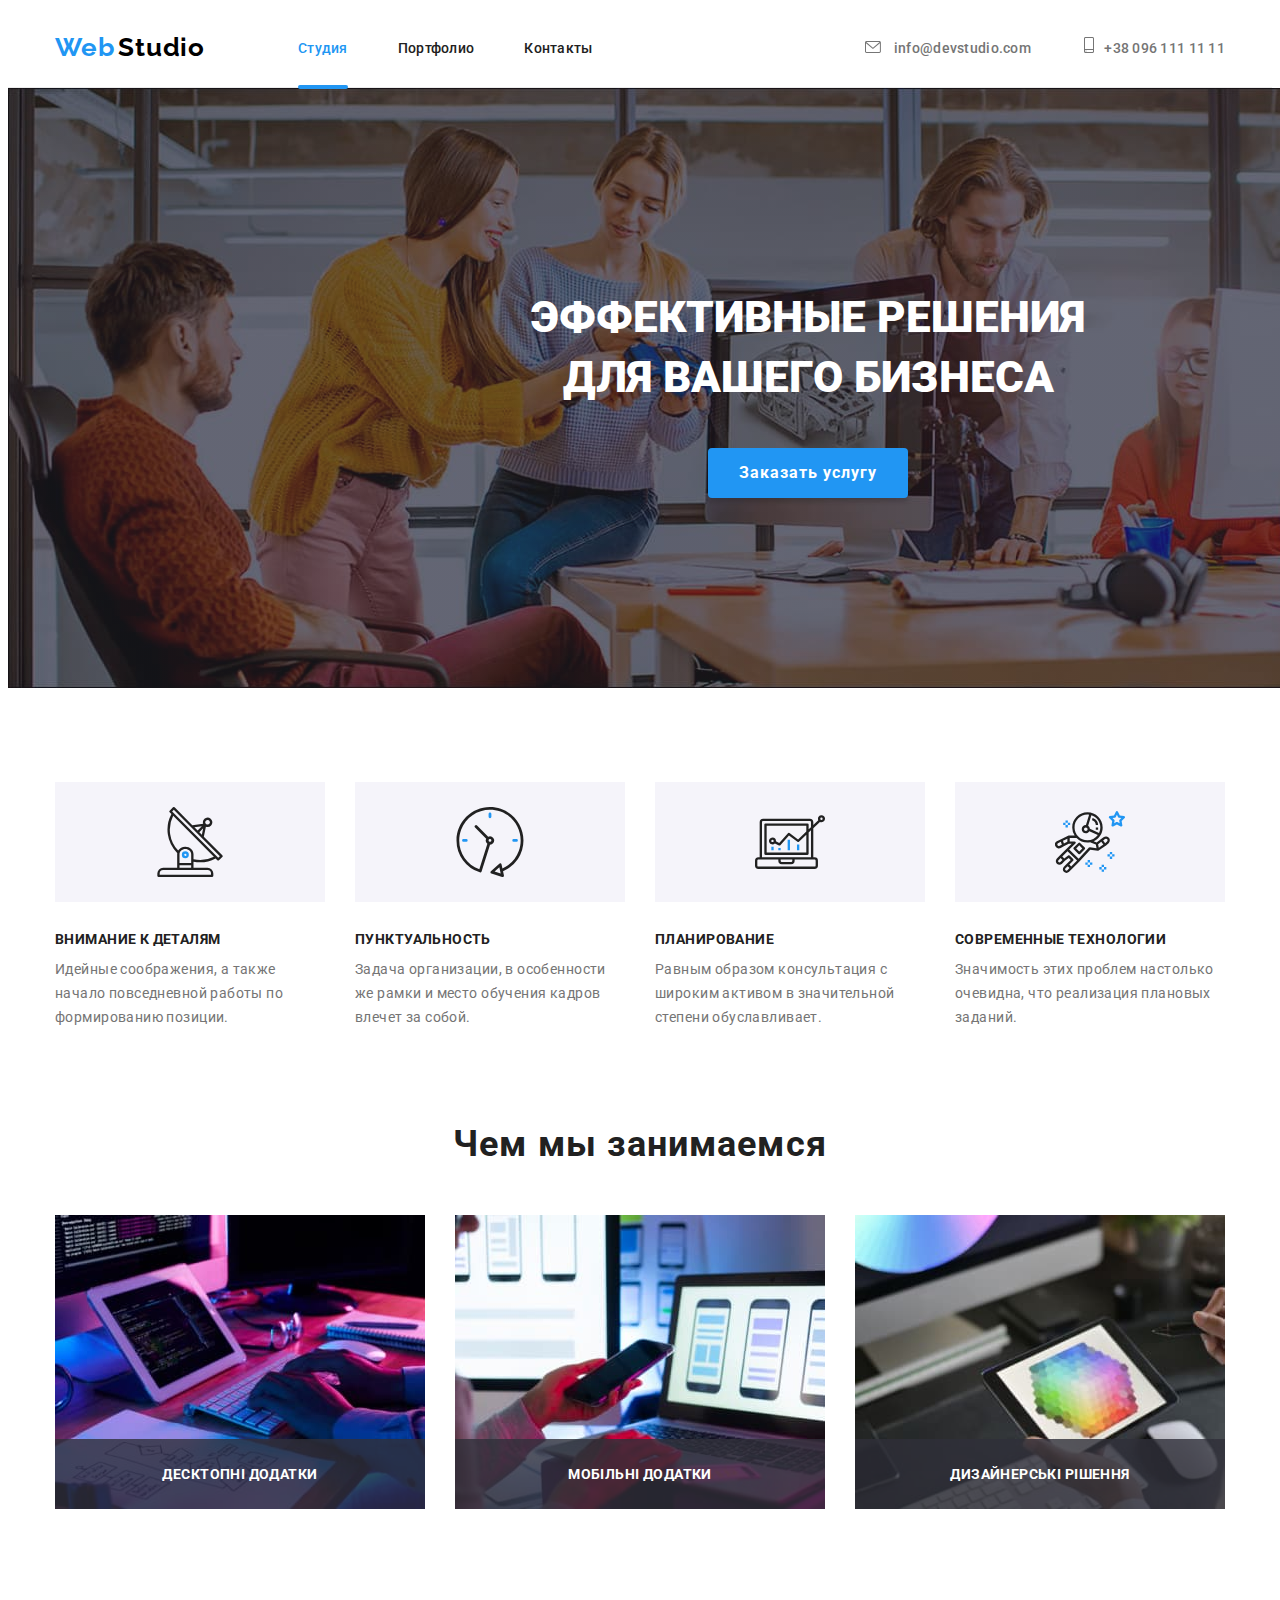
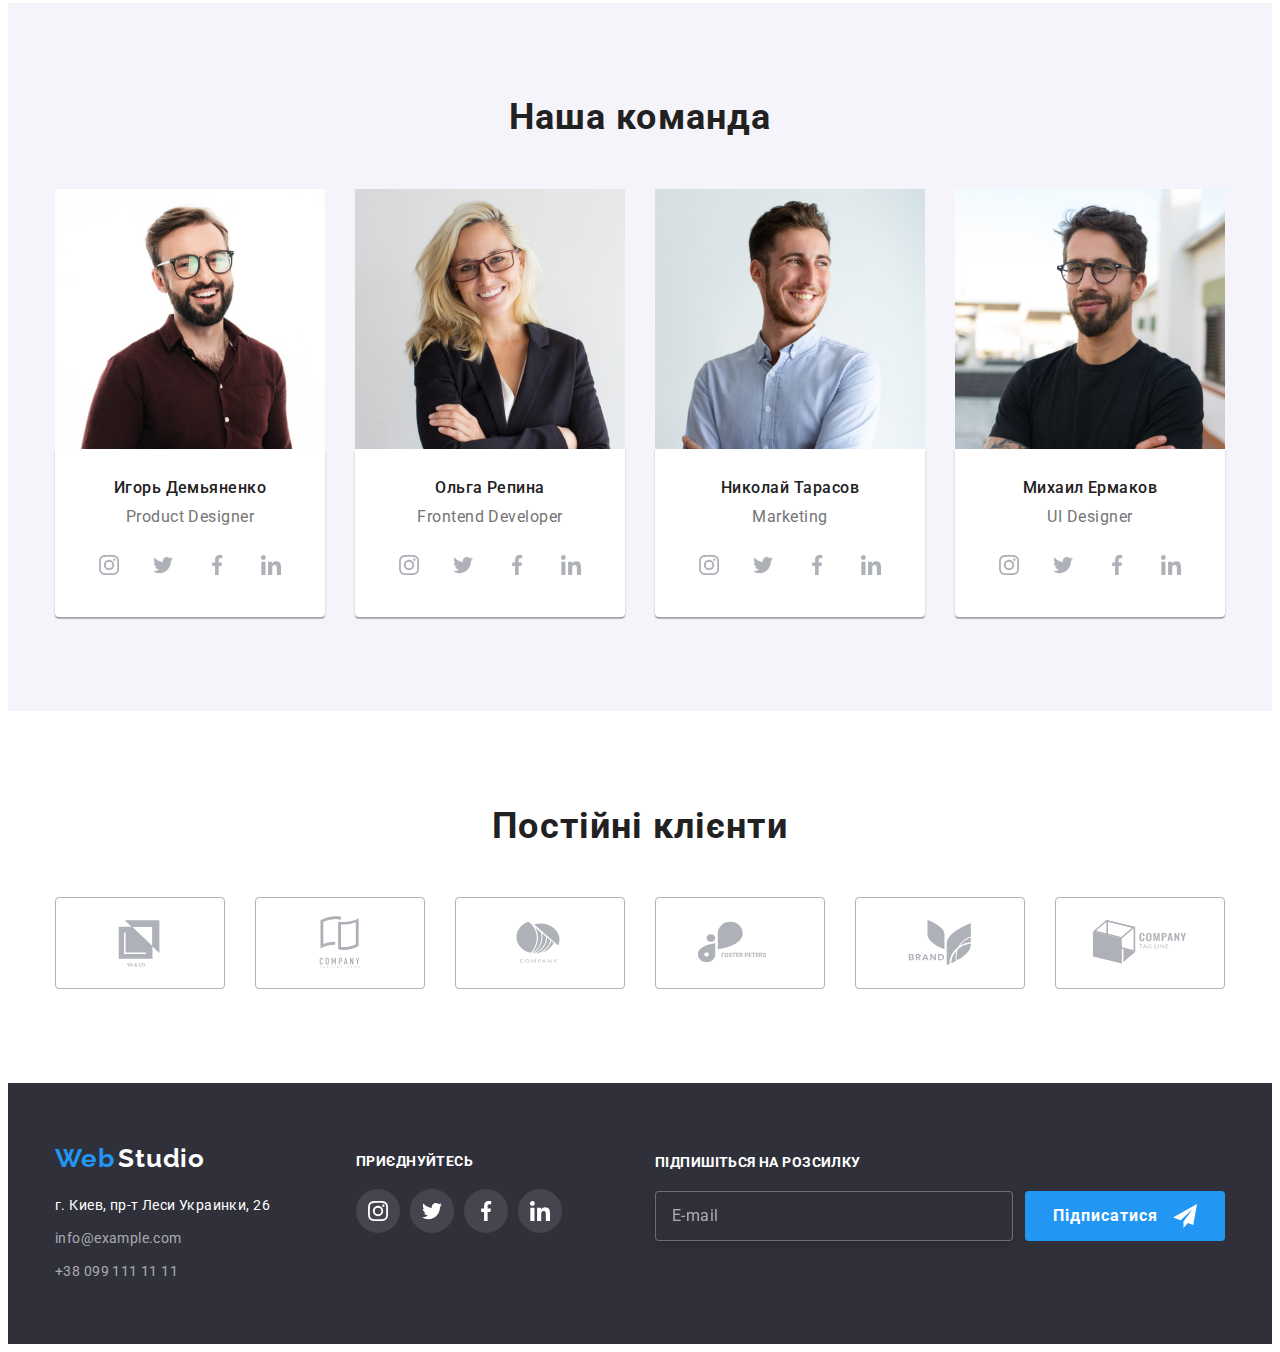
<file: index.html>
<!DOCTYPE html>
<html lang="en">
    <head>
        <meta charset="UTF-8">
        <meta http-equiv="X-UA-Compatible" content="IE=edge">
        <meta name="viewport" content="width=device-width, initial-scale=1.0">
        <link rel="preconnect" href="https://fonts.googleapis.com">
        <link rel="preconnect" href="https://fonts.gstatic.com" crossorigin>
        <link href="https://fonts.googleapis.com/css2?family=Raleway:wght@700&family=Roboto:wght@400;500;700;900&display=swap" rel="stylesheet">
        <link rel="stylesheet" 
            href="https://cdnjs.cloudflare.com/ajax/libs/modern-normalize/1.1.0/modern-normalize.min.css" 
            integrity="sha512-wpPYUAdjBVSE4KJnH1VR1HeZfpl1ub8YT/NKx4PuQ5NmX2tKuGu6U/JRp5y+Y8XG2tV+wKQpNHVUX03MfMFn9Q==" 
            crossorigin="anonymous" 
            referrerpolicy="no-referrer" />
        <link rel="stylesheet" href="./css/styles.css">
        <title>webstudio</title>
    </head>
    <body>
        <header class="header">
            <div class="container">
                <a href="./index.html" class="header-logo item">
                    <span class="logo-a">Web</span>
                    <span class="logo-b">Studio</span>
                </a>
                <nav>
                    <ul class="nav list">
                        <li><a href="./index.html" class="nav-link item emphasize">Студия</a></li>
                        <li><a href="./portfolio.html" class="nav-link item">Портфолио</a></li>
                        <li><a href="" class="nav-link item">Контакты</a></li>
                    </ul>
                </nav>
                <div class="flex-contact">
                    <a href="mailto:info@devstudio.com" class="mail-a item">
                        <svg class="mail-a-svg">
                            <use href="./img/symbol-defs.svg#icon-envelope" wigth="16" height="12"></use>
                        </svg> info@devstudio.com
                    </a>
                    <a href="tel:+380961111111" class="tel-a item">
                        <svg class="tel-a-svg" wigth="10" height="16">
                            <use href="./img/symbol-defs.svg#icon-smartphone"></use>
                        </svg>+38 096 111 11 11
                    </a>
                </div>
            </div>
        </header>
        <main>
            <section class="section-a">
                <div class="container">
                    <div class="main-heading-box">
                        <h1 class="main-heading">Эффективные решения для вашего бизнеса</h1>
                        <button type="button" class="btn border" data-modal-open>Заказать услугу</button> 
                    </div>  
                </div>
            </section>
            <section class="section-b">
                <div class="container">
                    <h2 class="visually-hidden">Quality</h2>
                    <ul class="section-b-text list">
                        <li class="section-b-item">
                            <div class="section-b-svg">
                                <svg class="section-b-icon">
                                    <use href="./img/benefits-defs.svg#icon-antenna"></use>
                                </svg>
                            </div>
                            <h3 class="section-b-subtitle">Внимание к деталям</h3>
                            <p class="section-b-desc">Идейные соображения, а также начало повседневной работы по формированию позиции.</p>
                        </li>
                        <li class="section-b-item">
                            <div class="section-b-svg">
                                <svg class="section-b-icon">
                                    <use href="./img/benefits-defs.svg#icon-clock"></use>
                                </svg>
                            </div>
                            <h3 class="section-b-subtitle">Пунктуальность</h3>
                            <p class="section-b-desc">Задача организации, в особенности же рамки и место обучения кадров влечет за собой.</p>
                        </li>
                        <li class="section-b-item">
                            <div class="section-b-svg">
                                <svg class="section-b-icon">
                                    <use href="./img/benefits-defs.svg#icon-diagram"></use>
                                </svg>
                            </div>
                            <h3 class="section-b-subtitle">Планирование</h3>
                            <p class="section-b-desc">Равным образом консультация с широким активом в значительной степени обуславливает.</p>
                        </li>
                        <li class="section-b-item">
                            <div class="section-b-svg">
                                <svg class="section-b-icon">
                                    <use href="./img/benefits-defs.svg#icon-astronaut"></use>
                                </svg>
                            </div>
                            <h3 class="section-b-subtitle">Современные технологии</h3>
                            <p class="section-b-desc">Значимость этих проблем настолько очевидна, что реализация плановых заданий.</p>
                        </li>
                    </ul>
                </div>
            </section>
            <section class="section-c">
                <div class="container">
                    <h2 class="section-c-heading">Чем мы занимаемся</h2>
                    <ul class="section-c-text list">
                        <li> 
                            <div class="section-c-slap">
                                <img src="./img/work-1.jpg" lang="en" alt="work" width="370" height="294"> 
                                <p class="section-c-slap-text">Десктопні додатки</p>
                            </div>
                        </li>
                        <li> 
                            <div class="section-c-slap">
                                <img src="./img/work-2.jpg" lang="en" alt="work" width="370" height="294"> 
                                <p class="section-c-slap-text">Мобільні додатки</p>
                            </div>
                        </li>
                        <li> 
                            <div class="section-c-slap">
                                <img src="./img/work-3.jpg" lang="en" alt="work" width="370" height="294"> 
                                <p class="section-c-slap-text">Дизайнерські рішення</p>
                            </div>
                        </li>
                    </ul>
                </div>
            </section>
            <section class="section-d">
                <div class="container">
                    <h2 class="section-d-heading">Наша команда</h2>
                    <ul class="section-d-text list">
                        <li class="section-d-li"><img src="./img/igor.jpg" lang="en" alt="igor" width="270" height="260">
                            <div class="section-d-seb-div">
                                <h3 class="section-d-subtitle">Игорь Демьяненко</h3>
                                <p class="section-d-desc">Product Designer</p>
                                <ul class="section-d-soc">
                                    <li class="section-d-soc-item list">
                                        <a href="" class="section-d-soc-link">
                                            <svg class="section-d-soc-icon" width="20" height="20">
                                                <use href="./img/symbol-defs.svg#icon-instagram"></use>
                                            </svg>
                                        </a>
                                    </li>
                                    <li class="section-d-soc-item list">
                                        <a href="" class="section-d-soc-link">
                                            <svg class="section-d-soc-icon" width="20" height="20">
                                                <use href="./img/symbol-defs.svg#icon-twitter"></use>
                                            </svg>
                                        </a>
                                    </li>
                                    <li class="section-d-soc-item list">
                                        <a href="" class="section-d-soc-link">
                                            <svg class="section-d-soc-icon" width="20" height="20">
                                                <use href="./img/symbol-defs.svg#icon-facebook"></use>
                                            </svg>
                                        </a>
                                    </li>
                                    <li class="section-d-soc-item list">
                                        <a href="" class="section-d-soc-link">
                                            <svg class="section-d-soc-icon" width="20" height="20">
                                                <use href="./img/symbol-defs.svg#icon-linkedin"></use>
                                            </svg>
                                        </a>
                                    </li>
                                </ul>
                            </div>
                        </li>
                        <li class="section-d-li"><img src="./img/olga.jpg" lang="en" alt="olga" width="270" height="260">
                            <div class="section-d-seb-div">
                                <h3 class="section-d-subtitle">Ольга Репина</h3>
                                <p class="section-d-desc">Frontend Developer</p>
                                <ul class="section-d-soc">
                                    <li class="section-d-soc-item list">
                                        <a href="" class="section-d-soc-link">
                                            <svg class="section-d-soc-icon" width="20" height="20">
                                                <use href="./img/symbol-defs.svg#icon-instagram"></use>
                                            </svg>
                                        </a>
                                    </li>
                                    <li class="section-d-soc-item list">
                                        <a href="" class="section-d-soc-link">
                                            <svg class="section-d-soc-icon" width="20" height="20">
                                                <use href="./img/symbol-defs.svg#icon-twitter"></use>
                                            </svg>
                                        </a>
                                    </li>
                                    <li class="section-d-soc-item list">
                                        <a href="" class="section-d-soc-link">
                                            <svg class="section-d-soc-icon" width="20" height="20">
                                                <use href="./img/symbol-defs.svg#icon-facebook"></use>
                                            </svg>
                                        </a>
                                    </li>
                                    <li class="section-d-soc-item list">
                                        <a href="" class="section-d-soc-link">
                                            <svg class="section-d-soc-icon" width="20" height="20">
                                                <use href="./img/symbol-defs.svg#icon-linkedin"></use>
                                            </svg>
                                        </a>
                                    </li>
                                </ul>
                            </div>
                        </li>
                        <li class="section-d-li"><img src="./img/nikolay.jpg" lang="en" alt="nikolay" width="270" height="260">
                            <div class="section-d-seb-div">
                                <h3 class="section-d-subtitle">Николай Тарасов</h3>
                                <p class="section-d-desc">Marketing</p>
                                <ul class="section-d-soc">
                                    <li class="section-d-soc-item list">
                                        <a href="" class="section-d-soc-link">
                                            <svg class="section-d-soc-icon" width="20" height="20">
                                                <use href="./img/symbol-defs.svg#icon-instagram"></use>
                                            </svg>
                                        </a>
                                    </li>
                                    <li class="section-d-soc-item list">
                                        <a href="" class="section-d-soc-link">
                                            <svg class="section-d-soc-icon" width="20" height="20">
                                                <use href="./img/symbol-defs.svg#icon-twitter"></use>
                                            </svg>
                                        </a>
                                    </li>
                                    <li class="section-d-soc-item list">
                                        <a href="" class="section-d-soc-link">
                                            <svg class="section-d-soc-icon" width="20" height="20">
                                                <use href="./img/symbol-defs.svg#icon-facebook"></use>
                                            </svg>
                                        </a>
                                    </li>
                                    <li class="section-d-soc-item list">
                                        <a href="" class="section-d-soc-link">
                                            <svg class="section-d-soc-icon" width="20" height="20">
                                                <use href="./img/symbol-defs.svg#icon-linkedin"></use>
                                            </svg>
                                        </a>
                                    </li>
                                </ul>
                            </div>
                        </li>
                        <li class="section-d-li"><img src="./img/mikhail.jpg" lang="en" alt="mikhail" width="270" height="260">
                            <div class="section-d-seb-div">
                                <h3 class="section-d-subtitle">Михаил Ермаков</h3>
                                <p class="section-d-desc">UI Designer</p>
                                <ul class="section-d-soc">
                                    <li class="section-d-soc-item list">
                                        <a href="" class="section-d-soc-link">
                                            <svg class="section-d-soc-icon" width="20" height="20">
                                                <use href="./img/symbol-defs.svg#icon-instagram"></use>
                                            </svg>
                                        </a>
                                    </li>
                                    <li class="section-d-soc-item list">
                                        <a href="" class="section-d-soc-link">
                                            <svg class="section-d-soc-icon" width="20" height="20">
                                                <use href="./img/symbol-defs.svg#icon-twitter"></use>
                                            </svg>
                                        </a>
                                    </li>
                                    <li class="section-d-soc-item list">
                                        <a href="" class="section-d-soc-link">
                                            <svg class="section-d-soc-icon" width="20" height="20">
                                                <use href="./img/symbol-defs.svg#icon-facebook"></use>
                                            </svg>
                                        </a>
                                    </li>
                                    <li class="section-d-soc-item list">
                                        <a href="" class="section-d-soc-link">
                                            <svg class="section-d-soc-icon" width="20" height="20">
                                                <use href="./img/symbol-defs.svg#icon-linkedin"></use>
                                            </svg>
                                        </a>
                                    </li>
                                </ul>
                            </div>
                        </li>
                    </ul>
                </div>
            </section>
            <section class="clients">
                <div class="container">
                    <h2 class="clients-head">Постійні клієнти</h2>
                    <ul class="clients-soc">
                        <li class="clients-soc-item list">
                            <a href="" class="clients-soc-link">
                                <svg class="clients-soc-icon" width="106" height="60">
                                    <use href="./img/clients-defs.svg#yaco"></use>
                                </svg>
                            </a>
                        </li>
                        <li class="clients-soc-item list">
                            <a href="" class="clients-soc-link">
                                <svg class="clients-soc-icon" width="106" height="60">
                                    <use href="./img/clients-defs.svg#company-tagline"></use>
                                </svg>
                            </a>
                        </li>
                        <li class="clients-soc-item list">
                            <a href="" class="clients-soc-link">
                                <svg class="clients-soc-icon" width="106" height="60">
                                    <use href="./img/clients-defs.svg#company"></use>
                                </svg>
                            </a>
                        </li>
                        <li class="clients-soc-item list">
                            <a href="" class="clients-soc-link">
                                <svg class="clients-soc-icon" width="106" height="60">
                                    <use href="./img/clients-defs.svg#foster-peters"></use>
                                </svg>
                            </a>
                        </li>
                        <li class="clients-soc-item list">
                            <a href="" class="clients-soc-link">
                                <svg class="clients-soc-icon" width="106" height="60">
                                    <use href="./img/clients-defs.svg#brand"></use>
                                </svg>
                            </a>
                        </li>
                        <li class="clients-soc-item list">
                            <a href="" class="clients-soc-link">
                                <svg class="clients-soc-icon" width="106" height="60">
                                    <use href="./img/clients-defs.svg#company-tag-line"></use>
                                </svg>
                            </a>
                        </li>
                    </ul>
                </div>
            </section>
        </main>
        <footer class="footer">
            <div class="container">
                <div class="footer-p">
                    <a href="./index.html" class="item">
                        <span class="logo-a-a">Web</span>
                        <span class="logo-b-b">Studio</span>
                    </a>
                    <address class="footer-address">
                        <a href="https://goo.gl/maps/YqqTpUevkr622uBYA" target="_blank" rel="noopener nofollow noreferrer" class="footer-link item">г. Киев, пр-т Леси Украинки, 26</a>
                        <ul class="footer-text list item">
                            <li class="a-mail-a"><a href="mailto:info@example.com" class="mail item">info@example.com</a></li>
                            <li class="a-tel-a"><a href="tel:+380991111111" class="tel item">+38 099 111 11 11</a></li>
                        </ul>
                    </address>
                </div>
                <div class="footer-soc">
                    <h3 class="footer-soc-head">приєднуйтесь</h3>
                    <ul class="soc-footer">
                        <li class="footer-soc-item list">
                            <a href="" class="footer-soc-link">
                                <svg class="footer-soc-icon" width="20" height="20">
                                    <use href="./img/symbol-defs.svg#icon-instagram"></use>
                                </svg>
                            </a>
                        </li>
                        <li class="footer-soc-item list">
                            <a href="" class="footer-soc-link">
                                <svg class="footer-soc-icon" width="20" height="20">
                                    <use href="./img/symbol-defs.svg#icon-twitter"></use>
                                </svg>
                            </a>
                        </li>
                        <li class="footer-soc-item list">
                            <a href="" class="footer-soc-link">
                                <svg class="footer-soc-icon" width="20" height="20">
                                    <use href="./img/symbol-defs.svg#icon-facebook"></use>
                                </svg>
                            </a>
                        </li>
                        <li class="footer-soc-item list">
                            <a href="" class="footer-soc-link">
                                <svg class="footer-soc-icon" width="20" height="20">
                                    <use href="./img/symbol-defs.svg#icon-linkedin"></use>
                                </svg>
                            </a>
                        </li>
                    </ul>
                </div> 
                <div class="mailing">
                    <h2 class="footer-mailing">Підпишіться на розсилку</h2>
                    <div class="mailing-btn-input">
                        <input type="text"
                            class="mailing-input"
                            placeholder="E-mail">
                        <button type="button" class="mailing-btn border ">Підписатися
                            <svg class="button-svg" width="24" height="24">
                                <use href="./img/symbol-defs.svg#icon-icon-send"></use>
                            </svg>
                        </button>
                    </div>
                </div>
            </div>
        </footer>
        <div class="backdrop is-hidden" data-modal>
            <div class="modal">
                <div class="modal-close">
                    <button type="button" class="close border" data-modal-close>
                        <svg class="modal-svg" width="30" height="30">
                            <use href="./img/symbol-defs.svg#icon-close"></use>
                        </svg>
                    </button>
                </div>
                <h2 class="modal-title">Залиште свої дані, ми вам передзвонимо</h2>
                <form class="modal-form">
                    <section class="modal-section">
                        <ul>
                            <li class="modal-info-item list">
                                <label for="" class="modal-label">Ім'я</label>
                                <div class="input-svg-wrap">
                                    <input type="text" class="modal-input" name="name">
                                    <svg class="input-svg" width="18" height="18">
                                        <use href="./img/symbol-defs.svg#icon-person-black"></use>
                                    </svg>
                                </div>
                            </li>
                            <li class="modal-info-item list">
                                <label for="" class="modal-label">Телефон</label>
                                <div class="input-svg-wrap">
                                    <input type="tel" class="modal-input" name="phone" maxlength="13" required>
                                    <svg class="input-svg" width="18" height="18">
                                        <use href="./img/symbol-defs.svg#icon-phone-black"></use>
                                    </svg>
                                </div>
                            </li>
                            <li class="modal-info-item list">
                                <label for="" class="modal-label">Пошта</label>
                                <div class="input-svg-wrap">
                                    <input type="email" class="modal-input" name="email">
                                    <svg class="input-svg" width="18" height="18">
                                        <use href="./img/symbol-defs.svg#icon-email-black"></use>
                                    </svg>
                                </div>
                            </li>
                        </ul>
                        <label for="modal-area-com" class="modal-label-area">Коментар</label>
                        <textarea name="commentar" id="modal-area-com" class="modal-area-com" placeholder="Введіть текст"></textarea>
                        <div class="check-box">
                            <input type="checkbox" name="user-treaty" value="true" class="input-check visually-hidden" id="user-treaty">
                            <label for="user-treaty" class="label-check">
                                <span>
                                    <svg class="check-svg" width="16" height="15">
                                        <use href="./img/symbol-defs.svg#icon-check"></use>
                                    </svg>
                                </span> Погоджуюся з розсилкою та приймаю<a class="contract-term"> Умови договору</a>
                            </label>
                        </div>
                        <button type="submit" class="modal-btn border">Відправити</button>
                    </section>
                </form>
            </div>
        </div>
        <script src="./js/modal.js"></script>
    </body>
</html>
</file>
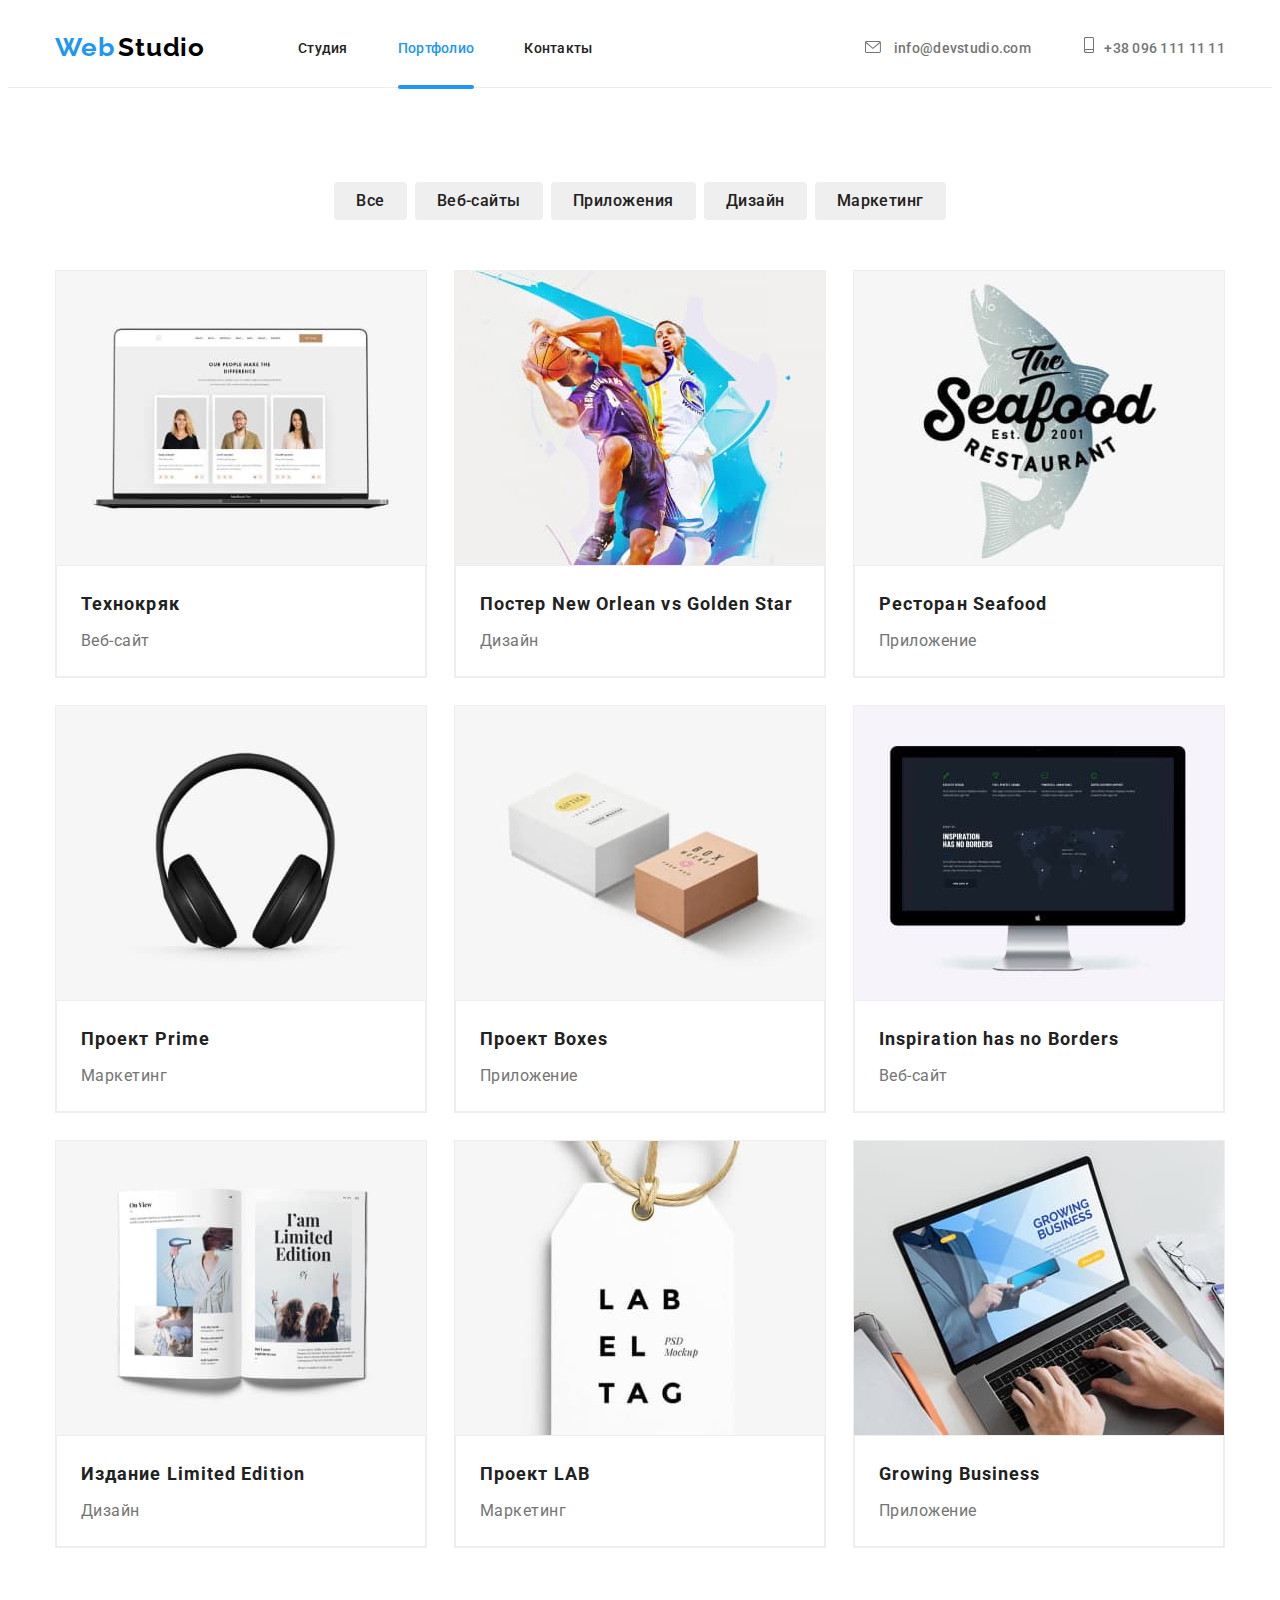
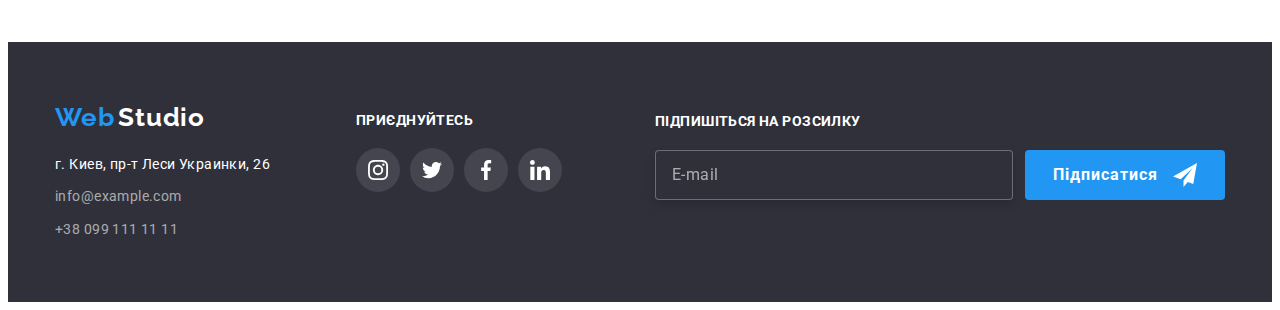
<file: portfolio.html>
<!DOCTYPE html>
<html lang="en">
<head>
    <meta charset="UTF-8">
    <meta http-equiv="X-UA-Compatible" content="IE=edge">
    <meta name="viewport" content="width=device-width, initial-scale=1.0">
    <link rel="preconnect" href="https://fonts.googleapis.com">
    <link rel="preconnect" href="https://fonts.gstatic.com" crossorigin>
    <link href="https://fonts.googleapis.com/css2?family=Raleway:wght@700&family=Roboto:wght@400;500;700;900&display=swap" rel="stylesheet">
    <link rel="stylesheet" href="https://cdnjs.cloudflare.com/ajax/libs/modern-normalize/1.1.0/modern-normalize.min.css" integrity="sha512-wpPYUAdjBVSE4KJnH1VR1HeZfpl1ub8YT/NKx4PuQ5NmX2tKuGu6U/JRp5y+Y8XG2tV+wKQpNHVUX03MfMFn9Q==" crossorigin="anonymous" referrerpolicy="no-referrer" />
    <link rel="stylesheet" href="./css/styles.css">
    <title>portfolio</title>
</head>
<body>
    <header class="header">
        <div class="container">
            <a href="./index.html" class="header-logo item">
                <span class="logo-a">Web</span>
                <span class="logo-b">Studio</span>
            </a>
            <nav>
                <ul class="nav list">
                    <li><a href="./index.html" class="nav-link item">Студия</a></li>
                    <li><a href="./portfolio.html" class="nav-link item emphasize">Портфолио</a></li>
                    <li><a href="" class="nav-link item">Контакты</a></li>
                </ul>
            </nav>
            <div class="flex-contact">
                <a href="mailto:info@devstudio.com" class="mail-a item">
                    <svg class="mail-a-svg">
                        <use href="./img/symbol-defs.svg#icon-envelope" width="16" height="12"></use>
                    </svg> info@devstudio.com
                </a>
                <a href="tel:+380961111111" class="tel-a item">
                    <svg class="tel-a-svg" width="10" height="16">
                        <use href="./img/symbol-defs.svg#icon-smartphone"></use>
                    </svg>+38 096 111 11 11
                </a>
            </div>
        </div>
    </header>
    <main>
        <section class="section-img">
            <div class="container">
                <ul class="section-nav-text list">
                    <li><button type="button" class="btn-title border">Все</button></li>
                    <li><button type="button" class="btn-title border">Веб-сайты</button></li>
                    <li><button type="button" class="btn-title border">Приложения</button></li>
                    <li><button type="button" class="btn-title border">Дизайн</button></li>
                    <li><button type="button" class="btn-title border">Маркетинг</button></li>
                </ul>
                <ul class="section-img-text list">
                    <li class="portfolio-hover">
                        <a href="" class="portfolio-hover-link item">
                            <div class="portfolio-slap">
                                <img src="./img/technoquack.jpg" lang="en" alt="bulletin board" width="370" height="294" class="portfolio-img">
                                <p class="hover-slap">
                                    Ресурс пропонує комплексні пропозиції з різним рівнем функціоналу та сервісів. Все це дозволить відвідувачу отримати вичерпні відомості про компанію чи приватну особу.
                                </p>
                            </div>
                            <div class="section-text-block">
                                <h3 class="icon-box">Технокряк</h3>
                                <p class="box-p">Веб-сайт</p>
                            </div>
                        </a>
                    </li>
                    <li class="portfolio-hover">
                        <a href="" class="item">
                            <div class="portfolio-slap">
                                <img src="./img/poster.jpg" lang="en" alt="poster" width="370" height="294" class="portfolio-img">
                                <p class="hover-slap">
                                    Ресурс пропонує комплексні пропозиції з різним рівнем функціоналу та сервісів. Все це дозволить відвідувачу отримати вичерпні відомості про компанію чи приватну особу.
                                </p>
                            </div>
                            
                            <div class="section-text-block">
                                <h3 class="icon-box">Постер New Orlean vs Golden Star</h3>
                                <p class="box-p">Дизайн</p>
                            </div>
                        </a>
                    </li>
                    <li class="portfolio-hover">
                        <a href="" class="item">
                            <div class="portfolio-slap">
                                <img src="./img/seafood.jpg" lang="en" alt="restaurant" width="370" height="294" class="portfolio-img">
                                <p class="hover-slap">
                                    Ресурс пропонує комплексні пропозиції з різним рівнем функціоналу та сервісів. Все це дозволить відвідувачу отримати вичерпні відомості про компанію чи приватну особу.
                                </p>
                            </div>
                            
                            <div class="section-text-block">
                                <h3 class="icon-box">Ресторан Seafood</h3>
                                <p class="box-p">Приложение</p>
                            </div>
                        </a>
                    </li>
                    <li class="portfolio-hover">
                        <a href="" class="item">
                            <div class="portfolio-slap">
                                <img src="./img/prime.jpg" lang="en" alt="headphones" width="370" height="294" class="portfolio-img">
                                <p class="hover-slap">
                                    Ресурс пропонує комплексні пропозиції з різним рівнем функціоналу та сервісів. Все це дозволить відвідувачу отримати вичерпні відомості про компанію чи приватну особу.
                                </p>
                            </div>
                            
                            <div class="section-text-block">
                                <h3 class="icon-box">Проект Prime</h3>
                                <p class="box-p">Маркетинг</p>
                            </div>
                        </a>
                    </li>
                    <li class="portfolio-hover">
                        <a href="" class="item">
                            <div class="portfolio-slap">
                                <img src="./img/boxes.jpg" lang="en" alt="boxes" width="370" height="294" class="portfolio-img">
                                <p class="hover-slap">
                                    Ресурс пропонує комплексні пропозиції з різним рівнем функціоналу та сервісів. Все це дозволить відвідувачу отримати вичерпні відомості про компанію чи приватну особу.
                                </p>
                            </div>
                            
                            <div class="section-text-block">
                                <h3 class="icon-box">Проект Boxes</h3>
                                <p class="box-p">Приложение</p>
                            </div>
                        </a>
                    </li>
                    <li class="portfolio-hover">
                        <a href="" class="item">
                            <div class="portfolio-slap">
                                <img src="./img/inspiration.jpg" lang="en" alt="inspiration has no borders" width="370" height="294" class="portfolio-img">
                                <p class="hover-slap">
                                    Ресурс пропонує комплексні пропозиції з різним рівнем функціоналу та сервісів. Все це дозволить відвідувачу отримати вичерпні відомості про компанію чи приватну особу.
                                </p>
                            </div>
                            
                            <div class="section-text-block">
                                <h3 class="icon-box">Inspiration has no Borders</h3>
                                <p class="box-p">Веб-сайт</p>
                            </div>
                        </a>
                    </li>
                    <li class="portfolio-hover">
                        <a href="" class="item">
                            <div class="portfolio-slap">
                                <img src="./img/limited-edition.jpg" lang="en" alt="book" width="370" height="294" class="portfolio-img">
                                <p class="hover-slap">
                                    Ресурс пропонує комплексні пропозиції з різним рівнем функціоналу та сервісів. Все це дозволить відвідувачу отримати вичерпні відомості про компанію чи приватну особу.
                                </p>
                            </div>
                            
                            <div class="section-text-block">
                                <h3 class="icon-box">Издание Limited Edition</h3>
                                <p class="box-p">Дизайн</p>
                            </div>
                        </a>
                    </li>
                    <li class="portfolio-hover">
                        <a href="" class="item">
                            <div class="portfolio-slap">
                                <img src="./img/lab.jpg" lang="en" alt="project lab" width="370" height="294" class="portfolio-img">
                                <p class="hover-slap">
                                    Ресурс пропонує комплексні пропозиції з різним рівнем функціоналу та сервісів. Все це дозволить відвідувачу отримати вичерпні відомості про компанію чи приватну особу.
                                </p>
                            </div>
                            
                            <div class="section-text-block">
                                <h3 class="icon-box">Проект LAB</h3>
                                <p class="box-p">Маркетинг</p>
                            </div>
                        </a>
                    </li>
                    <li class="portfolio-hover">
                        <a href="" class="item">
                            <div class="portfolio-slap">
                                <img src="./img/growing-business.jpg" lang="en" alt="growing business" width="370" height="294" class="portfolio-img">
                                <p class="hover-slap">
                                    Ресурс пропонує комплексні пропозиції з різним рівнем функціоналу та сервісів. Все це дозволить відвідувачу отримати вичерпні відомості про компанію чи приватну особу.
                                </p>
                            </div>
                            
                            <div class="section-text-block">
                                <h3 class="icon-box">Growing Business</h3>
                                <p class="box-p">Приложение</p>
                            </div>
                        </a>
                    </li>
                </ul>
            </div>
        </section>
    </main>
    <footer class="footer">
            <div class="container">
                <div class="footer-p">
                    <a href="./index.html" class="item">
                        <span class="logo-a-a">Web</span>
                        <span class="logo-b-b">Studio</span>
                    </a>
                    <address class="footer-address">
                        <a href="https://goo.gl/maps/YqqTpUevkr622uBYA" target="_blank" rel="noopener nofollow noreferrer" class="footer-link item">г. Киев, пр-т Леси Украинки, 26</a>
                        <ul class="footer-text list item">
                            <li class="a-mail-a"><a href="mailto:info@example.com" class="mail item">info@example.com</a></li>
                            <li class="a-tel-a"><a href="tel:+380991111111" class="tel item">+38 099 111 11 11</a></li>
                        </ul>
                    </address>
                </div>
                <div class="footer-soc">
                    <h3 class="footer-soc-head">приєднуйтесь</h3>
                    <ul class="soc-footer">
                        <li class="footer-soc-item list">
                            <a href="" class="footer-soc-link">
                                <svg class="footer-soc-icon" width="20" height="20">
                                    <use href="./img/symbol-defs.svg#icon-instagram"></use>
                                </svg>
                            </a>
                        </li>
                        <li class="footer-soc-item list">
                            <a href="" class="footer-soc-link">
                                <svg class="footer-soc-icon" width="20" height="20">
                                    <use href="./img/symbol-defs.svg#icon-twitter"></use>
                                </svg>
                            </a>
                        </li>
                        <li class="footer-soc-item list">
                            <a href="" class="footer-soc-link">
                                <svg class="footer-soc-icon" width="20" height="20">
                                    <use href="./img/symbol-defs.svg#icon-facebook"></use>
                                </svg>
                            </a>
                        </li>
                        <li class="footer-soc-item list">
                            <a href="" class="footer-soc-link">
                                <svg class="footer-soc-icon" width="20" height="20">
                                    <use href="./img/symbol-defs.svg#icon-linkedin"></use>
                                </svg>
                            </a>
                        </li>
                    </ul>
                </div> 
                <div class="mailing">
                    <h2 class="footer-mailing">Підпишіться на розсилку</h2>
                    <div class="mailing-btn-input">
                        <input type="text"
                            class="mailing-input"
                            placeholder="E-mail">
                        <button type="button" class="mailing-btn border ">Підписатися
                            <svg class="button-svg" width="24" height="24">
                                <use href="./img/symbol-defs.svg#icon-icon-send"></use>
                            </svg>
                        </button>
                    </div>
                </div>
            </div>
        </footer>
    </body>
</html>
</file>
<file: css/styles.css>
:root {
    --main-color-text: #757575;
    --typical-lh: 1.19;
    --main-nav-lh: 1.14;
    --typical-link-lh: 1.71;
    --icon-color-svg: #2196F3;
}

body {
    font-family: 'Roboto', sans-serif;
    color: #212121;
}

* {
    box-sizing: border-box;
}

p, 
h1, 
h2, 
h3, 
h4, 
h5, 
h6 {
    margin: 0;
}

ul {
    margin: 0;
    padding: 0;
}

.list {
    list-style: none;
}

.item {
    text-decoration: none;
}

.border {
    border: none;
    cursor: pointer;
}

img {
    display: block;
}

.header .container {
    display: flex;
    padding-top: 24px;
    padding-bottom: 24px;
    align-items: center;
}

.container {
    width: 1200px;
    padding: 0 15px;
    margin: 0 auto;
    
}

/* -----------========HEADER=======------------- */

.header {
    border-bottom: 1px solid #ececec;
}

.logo-a,
.logo-a-a {
    font-family: 'Raleway';
    font-weight: 700;
    font-size: 26px;
    line-height: var(--typical-lh);
    letter-spacing: 0.03em;
    color: #2196F3;
}
.logo-b {  
    font-family: 'Raleway';
    font-weight: 700;
    font-size: 26px;
    line-height: var(--typical-lh);
    letter-spacing: 0.03em;
    color: #000000;
}
.logo-b-b {
    font-family: 'Raleway';
    font-weight: 700;
    font-size: 26px;
    line-height: var(--typical-lh);
    letter-spacing: 0.03em;
    color: #FFFFFF;
}

.header-logo {
    margin-right: 93px;
}

.nav {
    display: flex;
    column-gap: 50px;
}

.flex-contact {
    margin-left: auto;
}

.nav-link {
    font-style: normal;
    font-weight: 500;
    font-size: 14px;
    line-height: var(--main-nav-lh);
    letter-spacing: 0.02em;
    color: #212121;
    position: relative;
    transition-duration: 250ms;
    transition-timing-function: cubic-bezier(0.4, 0, 0.2, 1);
}

.emphasize {
    color: #2196F3;
}

.nav-link.emphasize::after {
    content: '';
    display: block;
    width: 100%;
    height: 4px;
    background-color: #2196F3;
    border-radius: 2px;

    position: absolute;
    bottom: -33px;
    left: 0;
}

.mail-a:hover, 
.tel-a:hover, 
.nav-link:hover {
    color: #2196F3;
}

.mail-a:focus, 
.tel-a:focus, 
.nav-link:focus {
    color: #2196F3;
}

.mail {
    font-family: 'Roboto';
    font-weight: 400;
    font-style: normal;
    font-size: 14px;
    line-height: 1.71;
    letter-spacing: 0.03em;
    color: rgba(255, 255, 255, 0.6);
    
}
.tel {
    font-family: 'Roboto';
    font-weight: 400;
    font-style: normal;
    font-size: 14px;
    line-height: 1.71;
    letter-spacing: 0.03em;
    color: rgba(255, 255, 255, 0.6);
    
}

.mail-a {
    font-family: 'Roboto';
    font-weight: 500;
    font-size: 14px;
    line-height: 1.14;
    letter-spacing: 0.02em;
    color: #757575;
    transition-duration: 250ms;
    transition-timing-function: cubic-bezier(0.4, 0, 0.2, 1);
}

.mail-a-svg {
    max-width: 16px;
    max-height: 12px;
    margin-right: 10px;
    fill: currentColor;
    transition-duration: 250ms;
    transition-timing-function: cubic-bezier(0.4, 0, 0.2, 1);
}

.mail-a-svg:hover,
.mail-a-svg:focus {
    fill: currentColor;
}

.tel-a {
    font-family: 'Roboto';
    font-weight: 500;
    font-size: 14px;
    line-height: 1.14;
    letter-spacing: 0.02em;
    color: #757575;
    margin-left: 50px;
    transition-duration: 250ms;
    transition-timing-function: cubic-bezier(0.4, 0, 0.2, 1);
}

.tel-a-svg {
    max-width: 10px;
    max-height: 16px;
    margin-right: 10px;
    fill: currentColor;
    transition-duration: 250ms;
    transition-timing-function: cubic-bezier(0.4, 0, 0.2, 1);
}

.tel-a-svg:hover,
.tel-a-svg:focus {
    fill: currentColor;
}

.a-mail-a {
    margin-bottom: 9px;
}

/* ------------===========SECTION-A===========--------------- */

.section-a {
    background-image: linear-gradient(
        rgba(47, 48, 58, 0.4), 
        rgba(47, 48, 58, 0.4)
        ),
    url(../img/fon.jpg);
    width: 1600px;
    height: 600px;
    background-size: cover;
    background-position: center;
    background-repeat: no-repeat;
    margin: 0 auto;
    
}

.main-heading {
    font-weight: 900;
    font-size: 44px;
    line-height: 1.36;
    text-transform: uppercase;
    color: #FFFFFF;
    text-align: center;
    max-width: 650px;
    height: 120px;
    margin: 0 auto;
}

.section-a .container {
    padding: 200px 0 200px;
}

.main-heading-box {
    margin: 0 auto;
}

.btn {
    font-family: 'Roboto';
    font-weight: 700;
    font-size: 16px;
    line-height: 1.87;
    letter-spacing: 0.06em;
    color: #FFFFFF;
    background-color: var(--icon-color-svg);
    min-width: 200px;
    min-height: 50px;
    display: block;
    margin: 0 auto;
    margin-top: 40px;
    box-shadow: 0px 4px 4px rgba(0, 0, 0, 0.15);
    border-radius: 4px;
}

/* ----------------=============SECTION-B============----------------- */

.section-b {
    padding-top: 94px;
}

.section-b-text {
    display: flex;
    gap: 30px;
}

.section-b-item {
    width: 270px;
    min-height: 101px;
}

.section-b-svg {
    margin-bottom: 30px;
    display: flex;
    height: 120px;
    justify-content: center;
    align-items: center;
    background-color: #F5F4FA;
}

.section-b-icon {
    width: 70px;
    height: 70px;
    display: block;
}

.section-b-subtitle {
    font-weight: 700;
    font-size: 14px;
    line-height: 1.14;
    letter-spacing: 0.03em;
    text-transform: uppercase;
    color: #212121;
    margin-bottom: 10px;
}

.section-b-desc {
    font-size: 14px;
    line-height: 1.71;
    letter-spacing: 0.03em;
    color: var(--main-color-text);
}

/* --------------==============SECTION-C============------------------ */

.section-c {
    padding-top: 94px;
    padding-bottom: 94px;
}

.section-c-heading {
    font-weight: 700;
    font-size: 36px;
    line-height: 1.16;
    text-align: center;
    letter-spacing: 0.03em;
    color: #212121;
    margin-bottom: 50px;
}

.section-c-text {
    display: flex;
    gap: 30px;
}

.section-c-slap {
    position: relative;
}

.section-c-slap-text {
    position: absolute;
    top: 76%;
    left: 0;
    width: 370px;
    height: 70px;
    padding-top: 27px;
    font-family: 'Roboto';
    font-style: normal;
    font-weight: 700;
    font-size: 14px;
    line-height: 16px;
    text-align: center;
    letter-spacing: 0.03em;
    text-transform: uppercase;
    color: #FFFFFF;
    background-color: rgba(47, 48, 58, 0.8);
}

/* ------------=================SECTION-D============---------------- */

.section-d {
    padding-top: 94px;
    padding-bottom: 94px;
    background-color: #F5F4FA;
}

.section-d-heading {
    font-weight: 700;
    font-size: 36px;
    line-height: 1.16;
    text-align: center;
    letter-spacing: 0.03em;
    color: #212121;
    margin-bottom: 50px;
}

.section-d-text {
    display: flex;
    gap: 30px;
}

.section-d-subtitle {
    font-weight: 500;
    font-size: 16px;
    line-height: 1.18;
    letter-spacing: 0.03em;
    color: #212121;
    margin-bottom: 10px;

}

.section-d-li {
    width: calc((100% - 90px) / 4);
}

.section-d-seb-div {
    padding-top: 30px;
    padding-bottom: 30px;
    padding-left: 10px;
    padding-right: 10px;
    text-align: center;
    background-color: #FFFFFF;
    box-shadow: 0px 1px 3px 
    rgba(0, 0, 0, 0.12), 0px 1px 1px 
    rgba(0, 0, 0, 0.14), 0px 2px 1px 
    rgba(0, 0, 0, 0.2);
    border-radius: 0px 0px 4px 4px;
}

.section-d-desc {
    font-size: 16px;
    line-height: 1.18;
    letter-spacing: 0.03em;
    color: var(--main-color-text);
    margin-bottom: 16px;
}

.section-d-soc {
    display: flex;
    justify-content: center;
    gap: 10px;
}

.section-d-soc-link {
    width: 44px;
    height: 44px;
    border-radius: 50%;
    display: flex;
    align-items: center;
    justify-content: center;
    transition-duration: 250ms;
    transition-timing-function: cubic-bezier(0.4, 0, 0.2, 1);
}

.section-d-soc-icon {
    fill: #AFB1B8;
    transition-duration: 250ms;
    transition-timing-function: cubic-bezier(0.4, 0, 0.2, 1);
}

.section-d-soc-link:hover,
.section-d-soc-link:focus {
    background-color: var(--icon-color-svg);
}

.section-d-soc-link:hover .section-d-soc-icon,
.section-d-soc-link:focus .section-d-soc-icon {
    fill: #FFFFFF;
}
/* ---------------==== CLIENTS ====--------------- */

.clients {
    padding-top: 94px;
    padding-bottom: 94px;
}

.clients-head {
    font-style: normal;
    font-weight: 700;
    font-size: 36px;
    line-height: 42px;
    text-align: center;
    letter-spacing: 0.03em;
    color: #212121;
    margin-bottom: 50px;
}
.clients-soc {
    display: flex;
    gap: 30px;
    justify-content: center;
}

.clients-soc-item {
   
}


.clients-soc-icon {
    fill: currentColor;
}

.clients-soc-link {
    display: flex;
    box-sizing: border-box;
    border-radius: 4px;
    border: 1px solid #AFB1B8;
    width: 170px;
    height: 92px;
    justify-content: center;
    align-items: center;
    color: #AFB1B8;
    transition-duration: 250ms;
    transition-timing-function: cubic-bezier(0.4, 0, 0.2, 1);
}


.clients-soc-link:hover,
.clients-soc-link:focus {
    color: var(--icon-color-svg);
    border: 1px solid var(--icon-color-svg);
}

/* -------------===== FOOTER =====-------------- */

.footer .container {
    display: flex;
}

.footer {
    background: #2F303A;
    padding-top: 60px;
    padding-bottom: 60px;
}

.footer-link {
    font-style: normal;
    font-size: 14px;
    line-height: var(--typical-link-lh);
    letter-spacing: 0.03em;
    color: #FFFFFF;
}

.footer-text {
    margin-top: 9px;

}

.footer-p {
    display: block;
    min-width: 231px;
    
}

.footer-address {
    margin-top: 20px;
}


.section-nav-text {
    display: flex;
    gap: 8px;
    margin-bottom: 50px;
    justify-content: center;
}

.footer-soc {
    margin-left: 70px;
}

.footer-soc-head {
    font-style: normal;
    font-weight: 700;
    font-size: 14px;
    line-height: 16px;
    letter-spacing: 0.03em;
    text-transform: uppercase;
    color: #FFFFFF;
    margin-top: 10px;
    margin-bottom: 20px;
}

.soc-footer {
    display: flex;
    justify-content: center;
    gap: 10px;
}

.footer-soc-item {

}

.footer-soc-link {
    width: 44px;
    height: 44px;
    border-radius: 50%;
    background-color: rgba(255, 255, 255, 0.1);
    display: flex;
    gap: 10px;
    align-items: center;
    justify-content: center;
    transition-duration: 250ms;
    transition-timing-function: cubic-bezier(0.4, 0, 0.2, 1);
}

.footer-soc-icon {
    fill: #FFFFFF;
}

.footer-soc-link:hover,
.footer-soc-link:focus {
    background-color: var(--icon-color-svg);
}

.footer-mailing {
    font-weight: 700;
    font-size: 14px;
    line-height: 1.14;
    letter-spacing: 0.03em;
    text-transform: uppercase;
    color: #FFFFFF;
    margin-top: 12px;
    margin-bottom: 20px;
}

.mailing {
    margin-left: 93px;
}

.mailing-btn-input {
    display: flex;
    gap: 12px;
    justify-content: center;
    align-items: baseline;
}

.mailing-input {
    width: 358px;
    height: 50px;
    border: 1px solid rgba(255, 255, 255, 0.3);
    filter: drop-shadow(0px 4px 4px rgba(0, 0, 0, 0.15));
    border-radius: 4px;
    font-family: 'Roboto';
    font-style: normal;
    font-size: 16px;
    line-height: 20px;
    background-color: #2F303A;
    color: #FFFFFF;
    padding-left: 16px;
}

.mailing-input::placeholder {
    font-family: 'Roboto';
    font-style: normal;
    font-weight: 400;
    font-size: 16px;
    line-height: 20px;
    display: flex;
    align-items: center;
    letter-spacing: 0.03em;
    color: rgba(255, 255, 255, 0.6);
}

.mailing-btn {
    font-family: 'Roboto';
    font-style: normal;
    font-weight: 700;
    font-size: 16px;
    line-height: 30px;
    position: relative;
    width: 200px;
    height: 50px;
    background: #2196F3;
    border-radius: 4px;
    padding-top: 10px;
    padding-bottom: 10px;
    padding-left: 28px;
    display: flex;
    align-items: center;
    text-align: center;
    letter-spacing: 0.06em;
    color: #FFFFFF;
}

.button-svg {
    position: absolute;
    top: 13px;
    right: 28px;
    fill: #FFFFFF;

}

/* -------------===============PORTFOLIO============--------------- */

.btn-title {
    font-family: 'Roboto';
    font-weight: 500;
    font-size: 16px;
    line-height: 1.62;
    letter-spacing: 0.03em;
    color: #212121;
    border-radius: 4px;
    padding: 6px 22px;
    transition-duration: 250ms;
    transition-timing-function: cubic-bezier(0.4, 0, 0.2, 1);
    
    
}

.btn-title:focus,
.btn-title:hover {
    background: #2196F3;
    color: #FFFFFF;
    box-shadow: 
    0px 3px 1px rgba(0, 0, 0, 0.1), 
    0px 1px 2px rgba(0, 0, 0, 0.08), 
    0px 2px 2px rgba(0, 0, 0, 0.12);
}

.section-img {
    padding-top: 94px;
    padding-bottom: 94px;
}

.section-img-text {
    display: flex;
    flex-wrap: wrap;
    gap: 27px;
}

.portfolio-hover:hover {
    border: 1px solid #EEEEEE;
    box-shadow: 
    0px 1px 1px rgba(0, 0, 0, 0.12), 
    0px 4px 4px rgba(0, 0, 0, 0.06), 
    1px 4px 6px rgba(0, 0, 0, 0.16);
}

.portfolio-hover:hover .hover-slap {
    transform: translateY(0%);
}

.portfolio-hover {
    border: 1px solid #EEEEEE;
    transition-duration: 250ms;
    transition-timing-function: cubic-bezier(0.4, 0, 0.2, 1);
}

.portfolio-slap{
    position: relative;
    overflow: hidden;

}

.portfolio-img {
}

.hover-slap {
    position: absolute;
    top: 0;
    left: 0;
    font-family: 'Roboto';
    font-style: normal;
    font-size: 18px;
    line-height: 28px;
    letter-spacing: 0.03em;
    color: #FFFFFF;
    background-color: rgba(33, 150, 243, 0.9);
    padding: 63px 24px;
    height: 100%;
    transform: translateY(100%);
    transition-duration: 250ms;
    transition-timing-function: cubic-bezier(0.4, 0, 0.2, 1);
    overflow: auto;
}


.section-text-block {
    padding: 20px 24px;
    border: 1px solid #EEEEEE;
}

.icon-box {
    font-weight: 700;
    font-size: 18px;
    line-height: 2;
    letter-spacing: 0.06em;
    color: #212121;
    margin-bottom: 4px;
}

.box-p {
    font-size: 16px;
    line-height: 1.87;
    letter-spacing: 0.03em;
    color: var(--main-color-text);

}

.visually-hidden {
    position: absolute;
    white-space: nowrap;
    width: 1px;
    height: 1px;
    overflow: hidden;
    border: 0;
    padding: 0;
    clip: rect(0 0 0 0);
    clip-path: inset(50%);
    margin: -1px;
}

/* -----------------==============MODAL=================------------------ */

.backdrop {
    position: fixed;
    top: 0;
    width: 100%;
    height: 100%;
    background-color: rgba(0, 0, 0, 0.2);
    transition: 
    opacity 1250ms cubic-bezier(0.4, 0, 0.2, 1), 
    visibility 1250ms cubic-bezier(0.4, 0, 0.2, 1);
}

.backdrop.is-hidden .modal {
    transform: translate(-50%, -50%) scale(0) rotate(-120deg);
    
}

.modal {
    position: absolute;
    width: 528px;
    min-height: 581px;
    left: 50%;
    top: 50%;
    transform: translate(-50%, -50%) scale(1) rotate(0);
    background: #FFFFFF;
    box-shadow: 
    0px 1px 3px rgba(0, 0, 0, 0.12), 
    0px 1px 1px rgba(0, 0, 0, 0.14), 
    0px 2px 1px rgba(0, 0, 0, 0.2);
    border-radius: 4px;
    transition-duration: 1250ms;
    transition-timing-function: cubic-bezier(0.4, 0, 0.2, 1);
}

.modal-close {
    position: absolute;
    right: 10px;
    top: 10px;
    
}

.close {
    display: flex;
    width: 30px;
    height: 30px;
    border: 1px solid rgba(0, 0, 0, 0.1);
    align-items: center;
    justify-content: center;
    border-radius: 50%;
    background-color: #FFFFFF;
    cursor: pointer;
}

.modal-svg {
    fill: #000000;
}

.modal-svg:hover {
    fill: var(--icon-color-svg);
}

.is-hidden {
    opacity: 0;
    visibility: hidden;
    pointer-events: none;
}

.no-scroll {
    overflow: hidden;
}

.modal-form {
    
}

.modal-title {
    font-style: normal;
    font-weight: 700;
    font-size: 20px;
    line-height: 1.1;
    text-align: center;
    letter-spacing: 0.03em;
    color: #212121;
    padding: 40px 39px 12px 41px;    
}

.modal-section {
    padding: 0 40px;
}

.modal-label {
    font-style: normal;
    font-weight: 400;
    font-size: 12px;
    line-height: 1.1;
    letter-spacing: 0.01em;
    color: #757575;
    display: block;
    margin-bottom: 4px;
    margin-top: 10px;
}

.input-svg-wrap {
    position: relative;
    width: 448px;
    height: 40px;
    color: #2196F3;
}

.input-svg {
    position: absolute;
    left: 12px;
    top: 50%;
    transform: translateY(-50%);
}

.modal-label-area {
    font-style: normal;
    font-weight: 400;
    font-size: 12px;
    line-height: 1.1;
    letter-spacing: 0.01em;
    color: #757575;
    display: block;
    margin-bottom: 4px;
    margin-top: 10px;
}

.modal-input {
    width: 100%;
    height: 40px;
    border: 1px solid rgba(33, 33, 33, 0.2);
    border-radius: 4px;
    margin-bottom: 10px;
    padding-left: 42px;
    
}

.modal-input:focus + .input-svg {
    fill: currentColor;
    
}

.modal-input:focus {
    border: 1px solid #2196F3;
}


.modal-area-com {
    height: 120px;
    width: 100%;
    border: 1px solid rgba(33, 33, 33, 0.2);
    border-radius: 4px;
    resize: none;
    padding: 12px 16px;
}

.modal-area-com:focus {
    border: 1px solid #2196F3;
}

.modal-area-com::placeholder {
    font-style: normal;
    font-weight: 400;
    font-size: 12px;
    line-height: 1.1;
    letter-spacing: 0.01em;
    color: rgba(117, 117, 117, 0.5);
}

.check-box {
    margin-top: 20px;
}

.input-check {

}

.label-check {
    font-weight: 400;
    font-size: 14px;
    line-height: 1.7;
    letter-spacing: 0.03em;
    color: #757575;
    display: flex;
    align-items: center;
    justify-content: center;
}

.label-check span {
    width: 16px;
    height: 15px;
    border: 1px solid #212121;
    border-radius: 2.5px;
    margin-right: 7px;
    display: flex;
    align-items: center;
    justify-content: center;
    transition-duration: background-color 250ms;
    transition-timing-function: cubic-bezier(0.4, 0, 0.2, 1);

}

.check-svg {
    fill: #FFFFFF;
}

.input-check:checked + .label-check span {
    background-color: var(--icon-color-svg);
    border-color: var(--icon-color-svg);
}

.input-check:focus + .label-check span {
    border-color: var(--icon-color-svg);
}

.contract-term {
    font-style: normal;
    font-weight: 400;
    font-size: 14px;
    line-height: 1.7;
    letter-spacing: 0.03em;
    text-decoration-line: underline;
    color: var(--icon-color-svg);
    margin-left: 4px;
}

.modal-btn {
    font-family: 'Roboto';
    font-style: normal;
    font-weight: 700;
    font-size: 16px;
    line-height: 1.8;
    width: 200px;
    height: 50px;
    display: flex;
    align-items: center;
    justify-content: center;
    text-align: center;
    letter-spacing: 0.06em;
    color: #FFFFFF;
    background-color: var(--icon-color-svg);
    box-shadow: 0px 4px 4px rgba(0, 0, 0, 0.15);
    border-radius: 4px;
    margin: 0 auto;
    margin-top: 30px;
    cursor: pointer;
}
</file>
